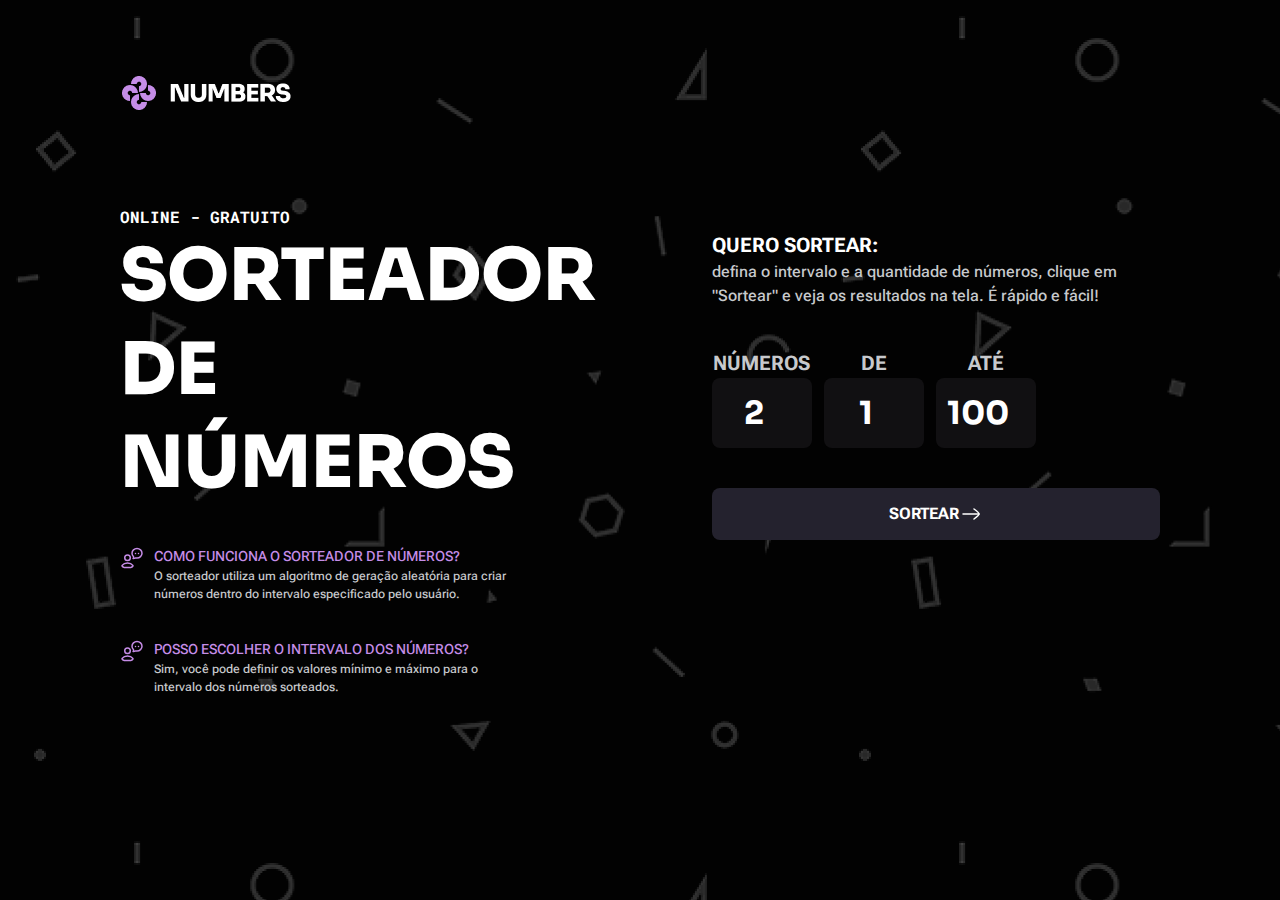
<file: index.html>
<!DOCTYPE html>
<html lang="pt-br">
<head>

    <link rel="preconnect" href="https://fonts.googleapis.com">
    <link rel="preconnect" href="https://fonts.gstatic.com" crossorigin>

    <meta charset="UTF-8">
    <meta name="viewport" content="width=device-width, initial-scale=1.0">
    <title>Sorteador de números</title>

    <link rel="stylesheet" href="/styles/index.css">

    <link href="https://fonts.googleapis.com/css2?family=Sora:wght@100..800&display=swap" rel="stylesheet">
    <link href="https://fonts.googleapis.com/css2?family=Roboto+Mono:ital,wght@0,100..700;1,100..700&display=swap" rel="stylesheet">
    <link href="https://fonts.googleapis.com/css2?family=Roboto+Flex:opsz,wght@8..144,100..1000&display=swap" rel="stylesheet">
</head>
<body>

    

    <main>
        <img src="./assets/logo.png" alt="">
        <header id="main-header">
            <p>Online - Gratuito</p>
            <h1>Sorteador de números</h1>
        </header>

        <section>
            <div class="qA">
                <div><img src="./assets/icons/person.svg" alt=""></div>
                <div class="itens">
                    <p class="headline">Como funciona o sorteador de números?</p>
                    <p class="text">O sorteador utiliza um algoritmo de geração aleatória para criar números dentro do intervalo especificado pelo usuário.</p>
                </div>
            </div>
            <div class="qA">
                <div><img src="./assets/icons/person.svg" alt=""></div>
                <div class="itens">
                    <p class="headline">Posso escolher o intervalo dos números?</p>
                    <p class="text">Sim, você pode definir os valores mínimo e máximo para o intervalo dos números sorteados.</p>
                </div>
            </div>
        </section>
    </main>

    <aside>
        <header id="aside-header">
            <h3>Quero sortear:</h3>
            <p>defina o intervalo e a quantidade de números, clique em "Sortear" e veja os resultados na tela. É rápido e fácil!</p>
        </header>

        <form id="form">
            <div class="fieldset">
                <fieldset>
                    <legend>Números</legend>
                    <input type="number" id="quantity" name="quantity" value="2" required>
                </fieldset>
                <fieldset>
                    <legend>DE</legend>
                    <input type="number" id="initial-number" name="initial-number" value="1" required>
                </fieldset>
                <fieldset>
                    <legend>ATÉ</legend>
                    <input type="number" id="final-number" name="final-number" value="100" required>
                </fieldset>
            </div>

            <div class="toogle">
                <img src="/assets/toogle/state=default.png" alt="">
                <span>Não repetir número</span>
            </div>

            <button type="submit">Sortear <img src="/assets/icons/arrow.svg" alt=""></button>
        </form>

        <div id="result-container">
            <div>
                <h3>Resultado do sorteio</h3>
                <p>1º resultado</p>
            </div>
            <p class="result">1</p>
        </div>

        <button id="retry-button">Sortear Novamente</button>

        </aside>
    
    <script src="script.js"></script>
</body>
</html>
</file>
<file: styles/index.css>
@import url(global.css);
@import url(main.css);
@import url(aside.css);
</file>
